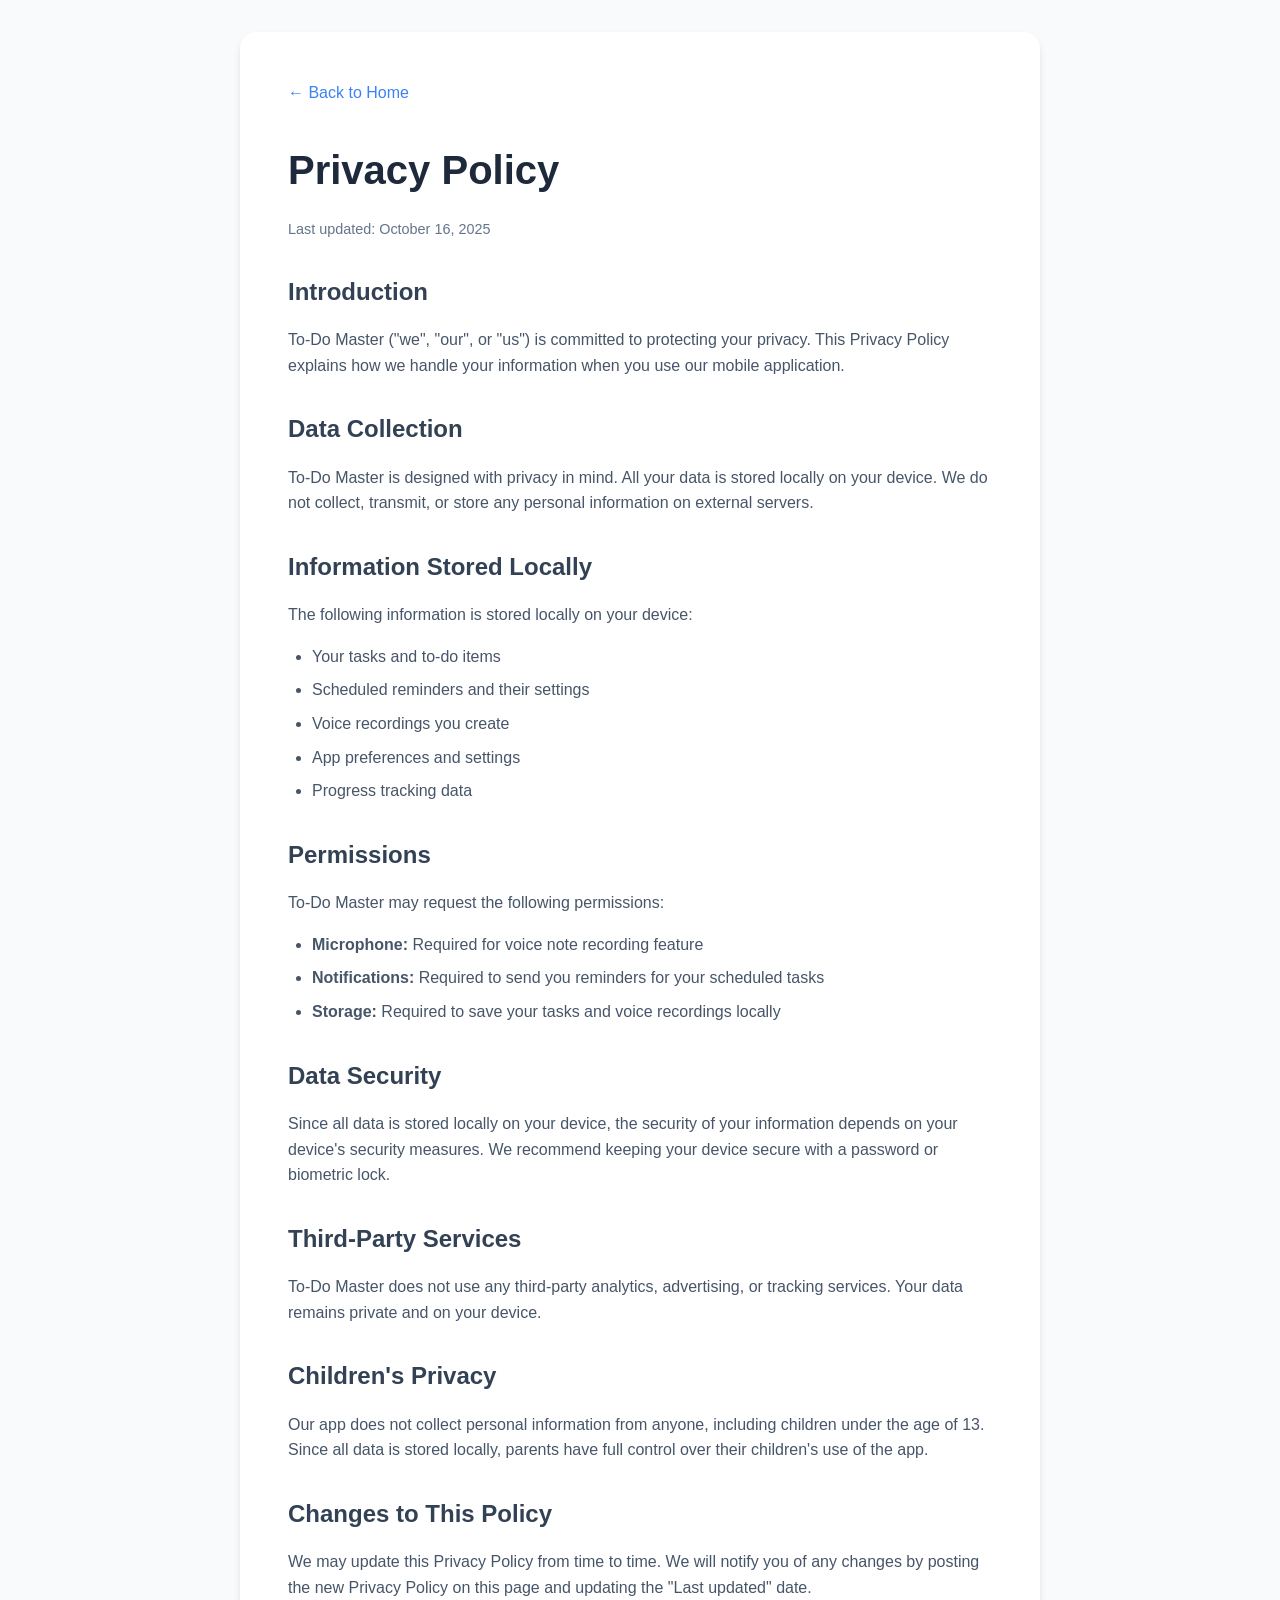
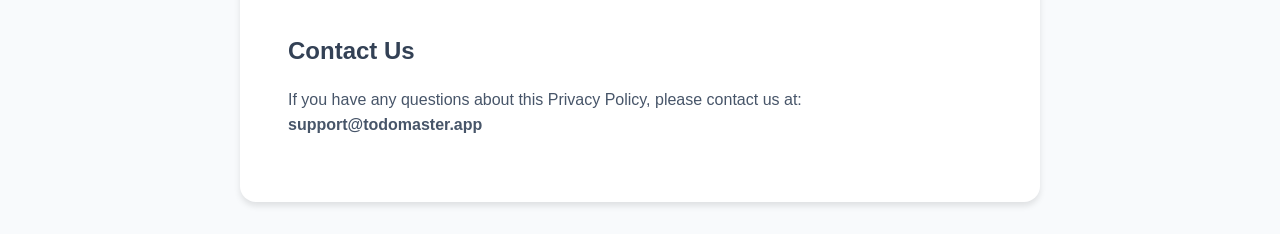
<file: public/privacy-policy/index.html>
<!DOCTYPE html>
<html lang="en">
<head>
    <meta charset="UTF-8">
    <meta name="viewport" content="width=device-width, initial-scale=1.0">
    <title>Privacy Policy - To-Do Master</title>
    <style>
        * {
            margin: 0;
            padding: 0;
            box-sizing: border-box;
        }

        body {
            font-family: -apple-system, BlinkMacSystemFont, 'Segoe UI', 'Roboto', 'Oxygen', 'Ubuntu', 'Cantarell', sans-serif;
            line-height: 1.6;
            color: #333;
            background: #f8fafc;
            padding: 2rem 1rem;
        }

        .container {
            max-width: 800px;
            margin: 0 auto;
            background: white;
            padding: 3rem;
            border-radius: 1rem;
            box-shadow: 0 4px 6px rgba(0, 0, 0, 0.1);
        }

        h1 {
            color: #1e293b;
            margin-bottom: 1rem;
            font-size: 2.5rem;
        }

        h2 {
            color: #334155;
            margin-top: 2rem;
            margin-bottom: 1rem;
            font-size: 1.5rem;
        }

        p {
            margin-bottom: 1rem;
            color: #475569;
        }

        .back-link {
            display: inline-block;
            margin-bottom: 2rem;
            color: #3b82f6;
            text-decoration: none;
            font-weight: 500;
        }

        .back-link:hover {
            text-decoration: underline;
        }

        .updated {
            color: #64748b;
            font-size: 0.9rem;
            margin-bottom: 2rem;
        }

        ul {
            margin-left: 1.5rem;
            margin-bottom: 1rem;
        }

        li {
            margin-bottom: 0.5rem;
            color: #475569;
        }
    </style>
</head>
<body>
    <div class="container">
        <a href="/" class="back-link">← Back to Home</a>

        <h1>Privacy Policy</h1>
        <p class="updated">Last updated: October 16, 2025</p>

        <h2>Introduction</h2>
        <p>
            To-Do Master ("we", "our", or "us") is committed to protecting your privacy. This Privacy Policy explains how we handle your information when you use our mobile application.
        </p>

        <h2>Data Collection</h2>
        <p>
            To-Do Master is designed with privacy in mind. All your data is stored locally on your device. We do not collect, transmit, or store any personal information on external servers.
        </p>

        <h2>Information Stored Locally</h2>
        <p>The following information is stored locally on your device:</p>
        <ul>
            <li>Your tasks and to-do items</li>
            <li>Scheduled reminders and their settings</li>
            <li>Voice recordings you create</li>
            <li>App preferences and settings</li>
            <li>Progress tracking data</li>
        </ul>

        <h2>Permissions</h2>
        <p>To-Do Master may request the following permissions:</p>
        <ul>
            <li><strong>Microphone:</strong> Required for voice note recording feature</li>
            <li><strong>Notifications:</strong> Required to send you reminders for your scheduled tasks</li>
            <li><strong>Storage:</strong> Required to save your tasks and voice recordings locally</li>
        </ul>

        <h2>Data Security</h2>
        <p>
            Since all data is stored locally on your device, the security of your information depends on your device's security measures. We recommend keeping your device secure with a password or biometric lock.
        </p>

        <h2>Third-Party Services</h2>
        <p>
            To-Do Master does not use any third-party analytics, advertising, or tracking services. Your data remains private and on your device.
        </p>

        <h2>Children's Privacy</h2>
        <p>
            Our app does not collect personal information from anyone, including children under the age of 13. Since all data is stored locally, parents have full control over their children's use of the app.
        </p>

        <h2>Changes to This Policy</h2>
        <p>
            We may update this Privacy Policy from time to time. We will notify you of any changes by posting the new Privacy Policy on this page and updating the "Last updated" date.
        </p>

        <h2>Contact Us</h2>
        <p>
            If you have any questions about this Privacy Policy, please contact us at:
            <br><strong>support@todomaster.app</strong>
        </p>
    </div>
</body>
</html>
</file>
